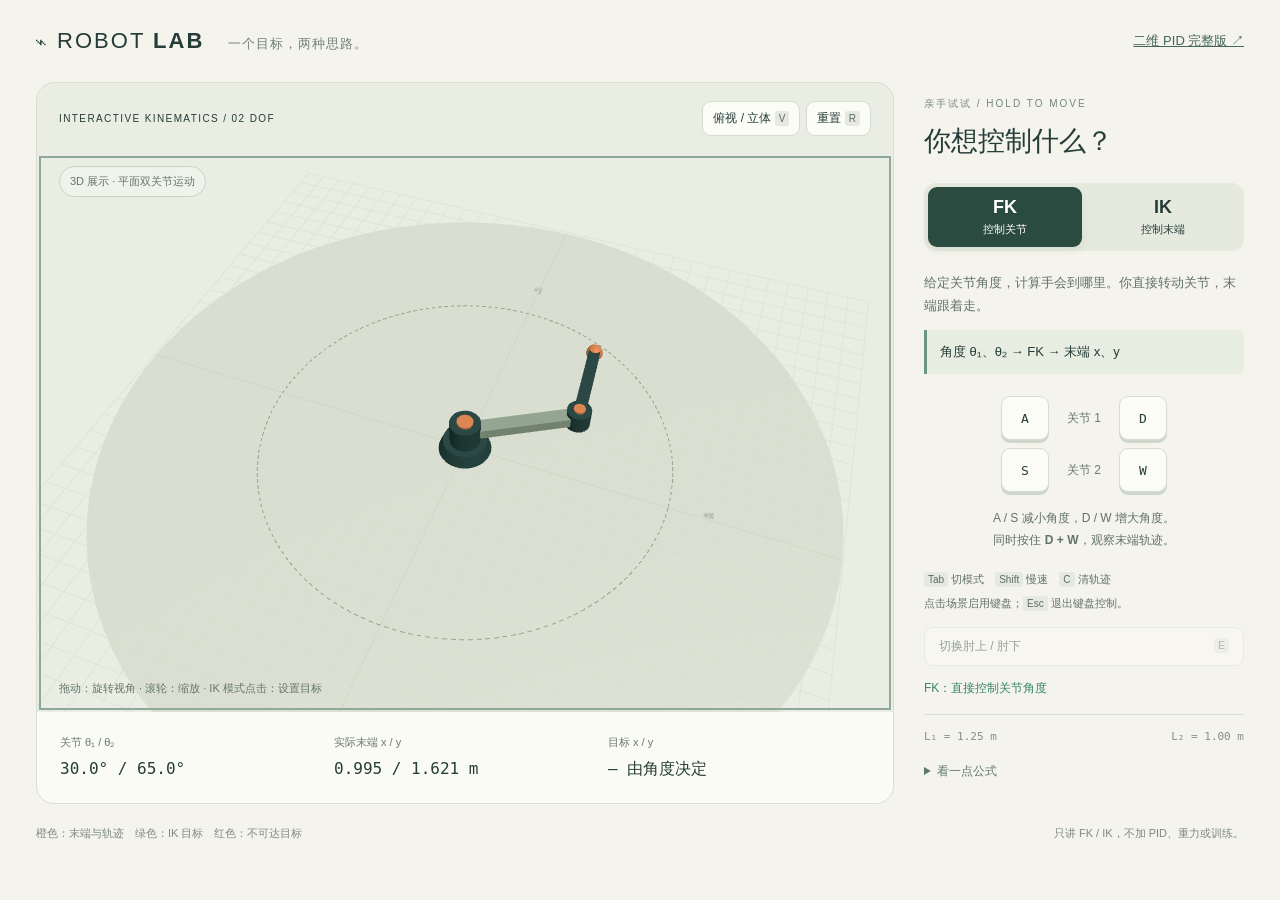
<file: index.html>
<!doctype html>
<html lang="zh-CN">
<head>
  <meta charset="utf-8"><meta name="viewport" content="width=device-width, initial-scale=1">
  <title>Robot Lab · 用双手理解 FK / IK</title>
  <link rel="stylesheet" href="lab3d.css">
  <script defer src="vendor/three.min.js"></script>
  <script defer src="math.js"></script><script defer src="lab3d.js"></script>
</head>
<body>
<header><div class="brand">⌁ ROBOT <b>LAB</b><span>一个目标，两种思路。</span></div><a href="index-2d.html">二维 PID 完整版 ↗</a></header>
<main>
  <section class="scene-card">
    <div class="scene-title"><span>INTERACTIVE KINEMATICS / 02 DOF</span><div><button id="view">俯视 / 立体 <kbd>V</kbd></button><button id="reset">重置 <kbd>R</kbd></button></div></div>
    <div id="stage" tabindex="0" role="application" aria-label="机械臂交互区域，Tab 切换模式；FK 使用 A D W S，IK 使用方向键。Escape 退出键盘操作。">
      <div id="failure" hidden></div>
      <div class="scene-help">拖动：旋转视角 · 滚轮：缩放 · IK 模式点击：设置目标</div>
      <div class="badge">3D 展示 · 平面双关节运动</div>
    </div>
    <div class="measurements">
      <div><small>关节 θ₁ / θ₂</small><strong id="angles"></strong></div>
      <div><small>实际末端 x / y</small><strong id="position"></strong></div>
      <div><small>目标 x / y</small><strong id="target"></strong></div>
    </div>
  </section>
  <aside>
    <div class="eyebrow">亲手试试 / HOLD TO MOVE</div><h1>你想控制什么？</h1>
    <div class="modes"><button id="fk" aria-pressed="true" class="active">FK <span>控制关节</span></button><button id="ik" aria-pressed="false">IK <span>控制末端</span></button></div>
    <p id="explanation"></p><div id="flow" class="flow"></div>
    <div class="keyboard">
      <div id="fk-keys">
        <div class="key-row"><button data-key="KeyA">A</button><span>关节 1</span><button data-key="KeyD">D</button></div>
        <div class="key-row"><button data-key="KeyS">S</button><span>关节 2</span><button data-key="KeyW">W</button></div>
        <p>A / S 减小角度，D / W 增大角度。<br>同时按住 <b>D + W</b>，观察末端轨迹。</p>
      </div>
      <div id="ik-keys" hidden>
        <div class="arrow-pad"><button data-key="ArrowUp">↑</button><div><button data-key="ArrowLeft">←</button><button data-key="ArrowDown">↓</button><button data-key="ArrowRight">→</button></div></div>
        <p>方向键移动目标，关节自动协同。<br>一直按 <b>→</b>，观察末端沿直线运动。</p>
      </div>
    </div>
    <p class="shortcuts"><kbd>Tab</kbd> 切模式　<kbd>Shift</kbd> 慢速　<kbd>C</kbd> 清轨迹<br>点击场景启用键盘；<kbd>Esc</kbd> 退出键盘控制。</p>
    <button id="elbow" class="full">切换肘上 / 肘下 <kbd>E</kbd></button>
    <div id="status" role="status"></div>
    <div class="numbers"><span>L₁ = 1.25 m</span><span>L₂ = 1.00 m</span></div>
    <details><summary>看一点公式</summary>
      <p>FK：<br>x = L₁cosθ₁ + L₂cos(θ₁+θ₂)<br>y = L₁sinθ₁ + L₂sin(θ₁+θ₂)</p>
      <p>IK：<br>c₂ = (x²+y²−L₁²−L₂²)/(2L₁L₂)<br>θ₂ = ±acos(c₂)<br>θ₁ = atan2(y,x) − atan2(L₂sinθ₂, L₁+L₂cosθ₂)</p>
      <p id="verify"></p>
      <p>θ₂ 相对于第一连杆；逆时针为正，内部用弧度。灰色内圈以内和外圈以外不可达。切换肘部解直接显示另一姿态，不模拟中间路径。</p>
    </details>
  </aside>
</main>
<footer><span>橙色：末端与轨迹　绿色：IK 目标　红色：不可达目标</span><span>只讲 FK / IK，不加 PID、重力或训练。</span></footer>
</body></html>
</file>
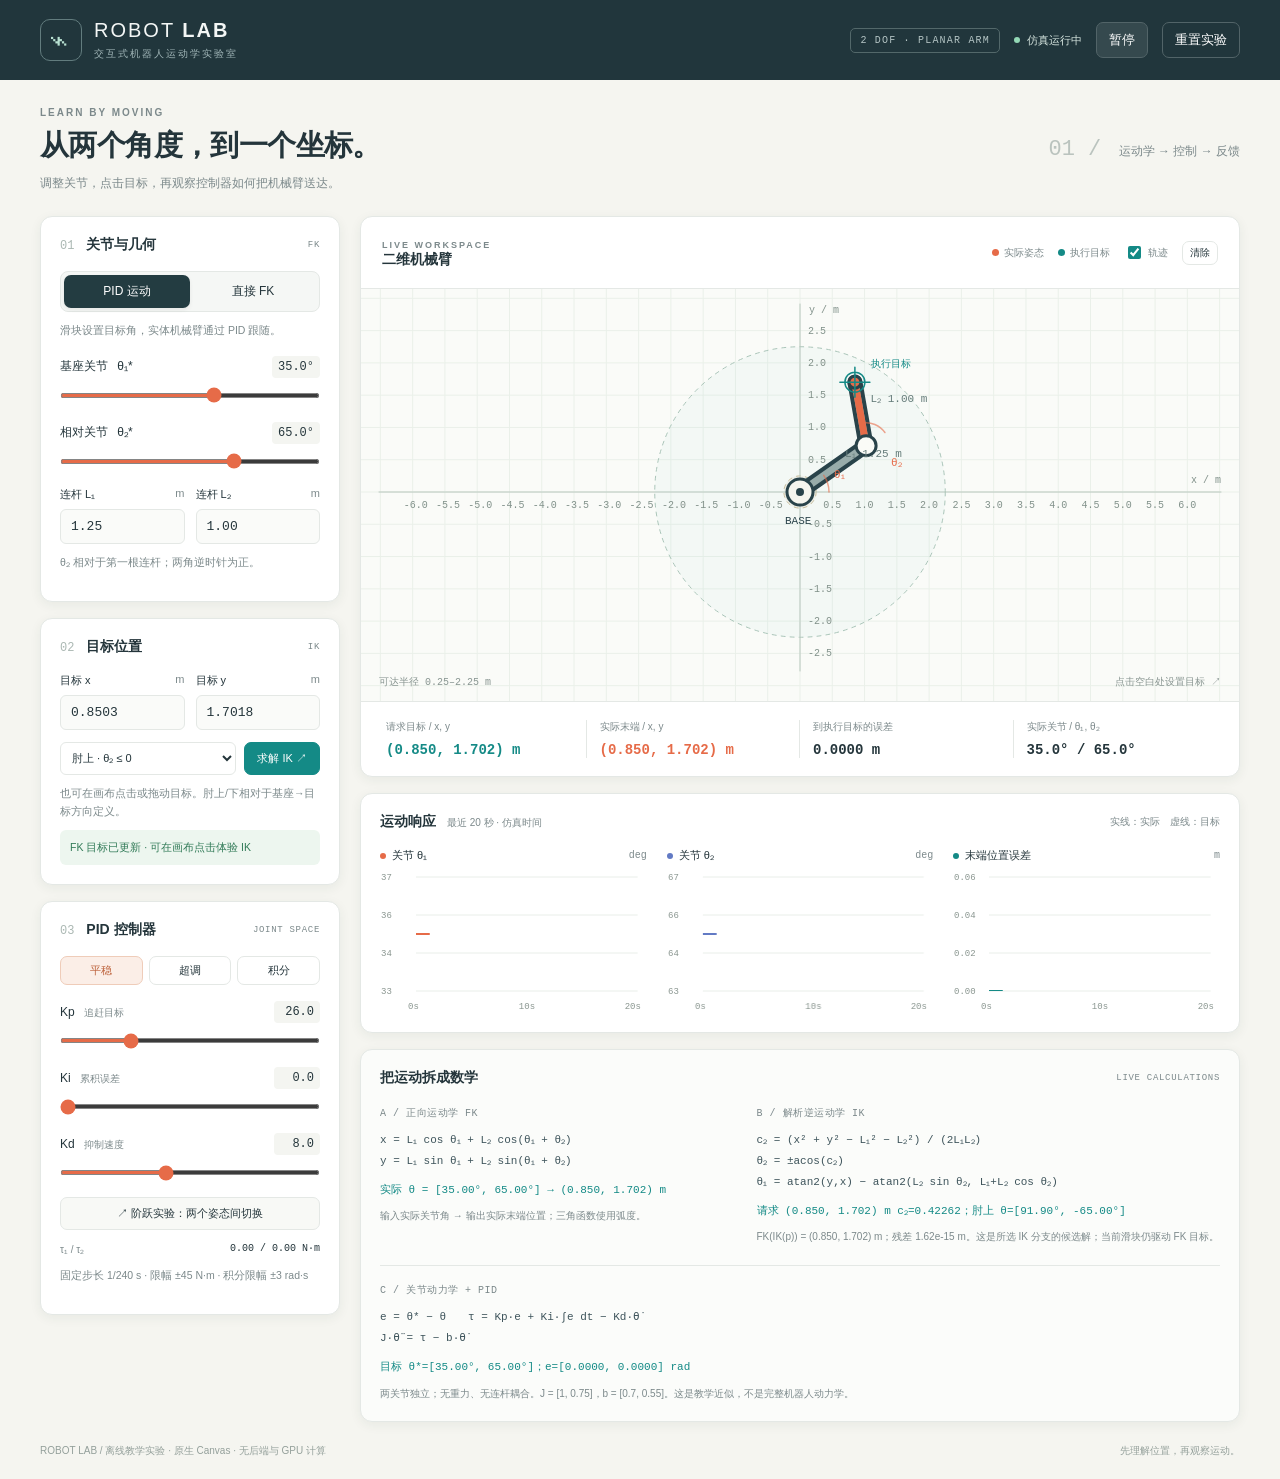
<file: index-2d.html>
<!doctype html>
<html lang="zh-CN">
<head>
  <meta charset="utf-8">
  <meta name="viewport" content="width=device-width, initial-scale=1">
  <title>Robot Lab · 二连杆运动实验室</title>
  <link rel="stylesheet" href="style.css">
  <script defer src="math.js"></script>
  <script defer src="app.js"></script>
</head>
<body>
  <header class="topbar">
    <div class="brand"><span class="brand-icon">⌁</span><div>ROBOT <b>LAB</b><small>交互式机器人运动学实验室</small></div></div>
    <div class="header-right"><span class="tag">2 DOF · PLANAR ARM</span><span class="live"><i id="live-dot"></i><span id="live-text">仿真运行中</span></span><button id="pause">暂停</button><button id="reset" class="quiet">重置实验</button></div>
  </header>
  <main>
    <section class="intro"><div><p class="eyebrow">LEARN BY MOVING</p><h1>从两个角度，到一个坐标。</h1><p>调整关节，点击目标，再观察控制器如何把机械臂送达。</p></div><div class="intro-note"><span>01 /</span> 运动学 → 控制 → 反馈</div></section>
    <div class="workspace">
      <aside class="controls">
        <section class="panel">
          <div class="section-head"><h2><span>01</span> 关节与几何</h2><span class="small-label">FK</span></div>
          <div class="segmented" role="group" aria-label="控制模式"><button id="mode-pid" class="active" aria-pressed="true">PID 运动</button><button id="mode-direct" aria-pressed="false">直接 FK</button></div>
          <p class="hint" id="mode-hint">滑块设置目标角，实体机械臂通过 PID 跟随。</p>
          <div class="slider-heading"><label for="q1">基座关节 <b>θ₁*</b></label><output id="q1-value" for="q1"></output></div><input id="q1" type="range" min="-180" max="180" value="35" step="0.1">
          <div class="slider-heading"><label for="q2">相对关节 <b>θ₂*</b></label><output id="q2-value" for="q2"></output></div><input id="q2" type="range" min="-180" max="180" value="65" step="0.1">
          <div class="two-cols length-fields"><label>连杆 L₁ <span>m</span><input id="l1" type="number" min="0.2" max="2.5" step="0.05" value="1.25"></label><label>连杆 L₂ <span>m</span><input id="l2" type="number" min="0.2" max="2.5" step="0.05" value="1.00"></label></div>
          <p class="hint">θ₂ 相对于第一根连杆；两角逆时针为正。</p>
        </section>
        <section class="panel">
          <div class="section-head"><h2><span>02</span> 目标位置</h2><span class="small-label">IK</span></div>
          <div class="two-cols"><label>目标 x <span>m</span><input id="target-x" type="number" value="1.4" step="any"></label><label>目标 y <span>m</span><input id="target-y" type="number" value="1.0" step="any"></label></div>
          <div class="target-actions"><select id="branch" aria-label="逆运动学分支"><option value="up">肘上 · θ₂ ≤ 0</option><option value="down">肘下 · θ₂ ≥ 0</option></select><button id="solve" class="primary">求解 IK ↗</button></div>
          <p class="hint">也可在画布点击或拖动目标。肘上/下相对于基座→目标方向定义。</p>
          <div id="status" class="status" role="status" aria-live="polite"></div>
        </section>
        <section class="panel">
          <div class="section-head"><h2><span>03</span> PID 控制器</h2><span class="small-label">JOINT SPACE</span></div>
          <div class="presets"><button data-preset="smooth" class="chosen">平稳</button><button data-preset="overshoot">超调</button><button data-preset="integral">积分</button></div>
          <div class="slider-heading"><label for="kp">Kp <span>追赶目标</span></label><output id="kp-value"></output></div><input id="kp" type="range" min="0" max="100" step="1" value="26">
          <div class="slider-heading"><label for="ki">Ki <span>累积误差</span></label><output id="ki-value"></output></div><input id="ki" type="range" min="0" max="20" step="0.1" value="0">
          <div class="slider-heading"><label for="kd">Kd <span>抑制速度</span></label><output id="kd-value"></output></div><input id="kd" type="range" min="0" max="20" step="0.1" value="8">
          <button id="step-test" class="wide">↗ 阶跃实验：两个姿态间切换</button>
          <div class="torque-line">τ₁ / τ₂ <strong id="torques">0.00 / 0.00 N·m</strong></div>
          <p class="hint" id="pid-note">限幅 ±45 N·m · 带积分抗饱和</p>
        </section>
      </aside>
      <div class="main-column">
        <section class="panel stage-panel">
          <div class="stage-head"><div><span class="eyebrow">LIVE WORKSPACE</span><h2>二维机械臂</h2></div><div class="legend"><span class="actual">实际姿态</span><span class="target">执行目标</span><label><input id="show-trail" type="checkbox" checked> 轨迹</label><button id="clear-trail" class="icon-button" title="清除轨迹和曲线">清除</button></div></div>
          <div class="canvas-wrap"><canvas id="arm" tabindex="0" aria-label="机械臂工作空间；可点击设置目标，也可使用左侧坐标输入"></canvas><div class="stage-caption"><span id="reach-label"></span><span id="pointer-label">点击空白处设置目标 ↗</span></div></div>
          <div class="readouts"><div><small>请求目标 / x, y</small><strong id="requested-value"></strong></div><div><small>实际末端 / x, y</small><strong id="actual-value"></strong></div><div><small>到执行目标的误差</small><strong id="error-value"></strong></div><div><small>实际关节 / θ₁, θ₂</small><strong id="actual-angles"></strong></div></div>
        </section>
        <section class="panel charts-panel"><div class="section-head"><h2>运动响应 <span class="chart-subtitle">最近 20 秒 · 仿真时间</span></h2><span class="chart-legend">实线：实际　虚线：目标</span></div><div class="charts"><div><h3><i class="dot coral"></i>关节 θ₁ <span>deg</span></h3><canvas id="chart-q1" aria-label="关节一实际角度与目标角度曲线"></canvas></div><div><h3><i class="dot blue"></i>关节 θ₂ <span>deg</span></h3><canvas id="chart-q2" aria-label="关节二实际角度与目标角度曲线"></canvas></div><div><h3><i class="dot teal"></i>末端位置误差 <span>m</span></h3><canvas id="chart-error" aria-label="到执行目标的末端距离误差曲线"></canvas></div></div></section>
        <section class="panel learning-panel"><div class="section-head"><h2>把运动拆成数学</h2><span class="small-label">LIVE CALCULATIONS</span></div><div class="math-grid">
          <article><span class="formula-index">A / 正向运动学 FK</span><p class="equation">x = L₁ cos θ₁ + L₂ cos(θ₁ + θ₂)<br>y = L₁ sin θ₁ + L₂ sin(θ₁ + θ₂)</p><p class="math-result" id="fk-result"></p><small>输入实际关节角 → 输出实际末端位置；三角函数使用弧度。</small></article>
          <article><span class="formula-index">B / 解析逆运动学 IK</span><p class="equation">c₂ = (x² + y² − L₁² − L₂²) / (2L₁L₂)<br>θ₂ = ±acos(c₂)<br>θ₁ = atan2(y,x) − atan2(L₂ sin θ₂, L₁+L₂ cos θ₂)</p><p class="math-result" id="ik-result"></p><small id="ik-verification"></small></article>
          <article><span class="formula-index">C / 关节动力学 + PID</span><p class="equation">e = θ* − θ　　τ = Kp·e + Ki·∫e dt − Kd·θ̇<br>J·θ̈ = τ − b·θ̇</p><p class="math-result" id="pid-result"></p><small>两关节独立；无重力、无连杆耦合。J = [1, 0.75]，b = [0.7, 0.55]。这是教学近似，不是完整机器人动力学。</small></article>
        </div></section>
      </div>
    </div>
    <footer><span>ROBOT LAB / 离线教学实验 · 原生 Canvas · 无后端与 GPU 计算</span><span>先理解位置，再观察运动。</span></footer>
  </main>
</body>
</html>
</file>
<file: lab3d.css>
:root{font-family:Inter,"Segoe UI","Microsoft YaHei",sans-serif;color:#253c38;background:#f4f4ec;font-synthesis:none}*{box-sizing:border-box}body{margin:0}button,a{-webkit-tap-highlight-color:transparent}button{font:inherit;cursor:pointer;border:1px solid #d5dcd2;background:#fcfcf7;color:inherit;border-radius:9px;padding:10px 14px}button:hover{background:#e7ede2}button:focus-visible,a:focus-visible{outline:3px solid #dc965c;outline-offset:3px}button:disabled{opacity:.45;cursor:default}button.pressed{background:#c4e2d4;transform:translateY(2px)}[hidden]{display:none!important}header{max-width:1600px;margin:auto;padding:28px 36px;display:flex;align-items:center;justify-content:space-between;gap:16px}.brand{font-size:22px;letter-spacing:2px}.brand span{display:inline-block;font-size:13px;letter-spacing:1px;margin-left:24px;color:#718078}a{color:#45655b;font-size:13px}main{max-width:1600px;margin:auto;padding:0 36px;display:grid;grid-template-columns:minmax(0,1fr) 320px;gap:30px}.scene-card{min-width:0;align-self:start;border:1px solid #d8ded2;border-radius:18px;background:#e9ede2;overflow:hidden}.scene-title{display:flex;align-items:center;justify-content:space-between;padding:18px 22px;gap:12px;font-size:10px;letter-spacing:1.4px}.scene-title button{font-size:12px;padding:8px 10px;letter-spacing:0}.scene-title>div{display:flex;gap:6px}#stage{height:clamp(400px,62vh,720px);position:relative;touch-action:none;outline-offset:-4px}#stage:focus-visible{outline:2px solid #8da99b}#stage canvas{display:block;width:100%;height:100%}.scene-help,.badge{position:absolute;z-index:1;pointer-events:none;font-size:11px;color:#64766b;left:22px}.scene-help{bottom:16px;right:16px}.badge{top:12px;border:1px solid #c9d3c5;background:#f2f5ecb0;padding:7px 10px;border-radius:20px}#failure{position:absolute;inset:25%;z-index:2;background:#fff;padding:24px}.measurements{display:grid;grid-template-columns:repeat(3,1fr);gap:12px;background:#fafbf5;padding:23px}.measurements small{display:block;font-size:11px;color:#6b7b70;margin-bottom:9px}.measurements strong{font-family:monospace;font-size:16px;font-weight:500;font-variant-numeric:tabular-nums}aside{padding:15px 0}.eyebrow{font-size:10px;letter-spacing:2px;color:#75877b}h1{font-size:27px;font-weight:600;margin:12px 0 24px}.modes{display:flex;background:#e6eade;padding:4px;border-radius:12px;gap:4px}.modes button{flex:1;border:0;background:transparent;font-size:18px;font-weight:600}.modes button span{display:block;font-size:11px;font-weight:400;margin-top:4px}.modes button.active{background:#2b4b40;color:#fff;box-shadow:0 3px 8px #253c3815}p{font-size:13px;line-height:1.8;color:#627268}#explanation{min-height:47px;margin:20px 0 12px}.flow{font-size:13px;background:#e8ede2;padding:13px;border-left:3px solid #6d9584;border-radius:0 6px 6px 0}.keyboard{margin-top:22px;text-align:center}.key-row{display:flex;gap:18px;align-items:center;justify-content:center;margin:8px}.key-row span{font-size:12px;color:#687a6e}.keyboard button{width:48px;height:44px;font-family:monospace;box-shadow:0 3px 0 #cfd7ca;padding:6px;touch-action:none}.arrow-pad>button{margin-bottom:7px}.arrow-pad>div{display:flex;gap:7px;justify-content:center}.keyboard p{font-size:12px;margin:16px 0}.shortcuts{font-size:11px;line-height:2.2}kbd{font-family:inherit;font-size:10px;background:#e5e9df;border-radius:3px;padding:2px 4px;color:#5c6e60}.full{width:100%;font-size:12px;display:flex;justify-content:space-between}#status{margin:14px 0;min-height:20px;font-size:12px;color:#39836a}#status.error{color:#bd5141}.numbers{display:flex;justify-content:space-between;font:11px monospace;color:#859084;border-top:1px solid #d9dfd3;padding-top:15px}details{margin-top:20px;font-size:12px}summary{cursor:pointer;color:#607a68}details p{font-size:12px;overflow-wrap:anywhere}footer{max-width:1600px;margin:auto;padding:22px 36px;display:flex;justify-content:space-between;gap:12px;color:#7e897c;font-size:11px;flex-wrap:wrap}@media(max-width:1000px){main{grid-template-columns:minmax(0,1fr) 285px;gap:20px;padding:0 20px}header{padding:24px 20px}.brand span{display:none}.scene-title{flex-wrap:wrap}.measurements{padding:18px 12px;gap:5px}.measurements strong{font-size:13px}}@media(max-width:760px){main{grid-template-columns:1fr}aside{max-width:480px;width:100%;margin:auto}#stage{height:420px}header{padding:20px}.brand{font-size:17px}.measurements strong{font-size:12px}footer{padding:20px}.scene-help{font-size:10px}.scene-title{padding:14px}.scene-title>span{font-size:9px}}
</file>
<file: style.css>
:root{--paper:#f5f5f0;--panel:#fff;--ink:#24353b;--muted:#7c898b;--line:#e4e8e5;--accent:#e66b48;--teal:#148a86;--blue:#627ac4;--mono:ui-monospace,SFMono-Regular,Consolas,monospace}
*{box-sizing:border-box}body{margin:0;background:var(--paper);color:var(--ink);font-family:Inter,-apple-system,BlinkMacSystemFont,"Segoe UI","Microsoft YaHei",sans-serif;font-size:13px}button,input,select{font:inherit}button{cursor:pointer;border:1px solid var(--line);border-radius:7px;background:white;color:var(--ink);padding:8px 12px;transition:background .15s,border-color .15s}button:hover{background:#f1f5f3;border-color:#becbc5}button:focus-visible,input:focus-visible,select:focus-visible,canvas:focus-visible{outline:3px solid #4cb3ab;outline-offset:3px}button:disabled{opacity:.5;cursor:default}.topbar{background:#21363c;color:#f3f6f5;height:80px;display:flex;align-items:center;justify-content:space-between;padding:0 40px}.brand{display:flex;align-items:center;gap:12px;font-size:20px;font-weight:400;letter-spacing:2px}.brand b{font-weight:800}.brand small{display:block;font-size:10px;letter-spacing:2px;color:#a0b5b7;margin-top:5px}.brand-icon{border:1px solid #627c7e;color:#b7e0d1;border-radius:10px;font-size:35px;width:42px;height:42px;text-align:center;line-height:36px}.header-right{display:flex;align-items:center;gap:14px}.tag{font:10px var(--mono);letter-spacing:1.2px;color:#b5c5c5;border:1px solid #53686a;border-radius:5px;padding:6px 9px}.live{display:flex;align-items:center;gap:7px;font-size:11px;color:#d6e5df}.live i{width:6px;height:6px;background:#93d8b6;border-radius:50%}.topbar button{background:#35494e;border-color:#526468;color:white}.topbar button.quiet{background:transparent}main{max-width:1640px;margin:auto;padding:27px 40px 16px}.intro{display:flex;align-items:center;justify-content:space-between;margin-bottom:24px}.eyebrow{font-size:10px;letter-spacing:2px;font-weight:700;color:var(--muted);margin:0 0 8px}h1{font-size:29px;letter-spacing:-.6px;margin:5px 0 9px;font-weight:650}.intro p:not(.eyebrow){color:var(--muted);margin:0;font-size:12px}.intro-note{font-size:12px;color:var(--muted)}.intro-note span{font:22px var(--mono);color:#bac3be;margin-right:14px}.workspace{display:grid;grid-template-columns:300px minmax(0,1fr);gap:20px;align-items:start}.controls,.main-column{display:flex;flex-direction:column;gap:16px}.panel{border:1px solid var(--line);border-radius:12px;background:var(--panel);padding:19px;box-shadow:0 3px 12px #203c3010}.section-head{display:flex;align-items:center;justify-content:space-between;gap:6px;margin-bottom:17px}h2{font-size:14px;margin:0;font-weight:650}.section-head h2>span:not(.chart-subtitle){color:#abb8b3;font:12px var(--mono);margin-right:8px}.small-label{font:9px var(--mono);letter-spacing:.7px;color:var(--muted)}.segmented{display:flex;border:1px solid var(--line);border-radius:8px;padding:3px;background:#f5f7f5}.segmented button{width:50%;border:0;background:transparent;font-size:12px}.segmented button.active{background:#233c41;color:white;box-shadow:0 2px 4px #0001}.hint{font-size:10.5px;color:var(--muted);line-height:1.7;margin:10px 0}.slider-heading{display:flex;justify-content:space-between;align-items:center;margin-top:16px}.slider-heading label{font-size:12px}.slider-heading label span{font-size:10px;color:var(--muted);margin-left:6px}.slider-heading b{font-weight:500;margin-left:6px}.slider-heading output{font:12px var(--mono);background:#f4f5f1;border-radius:4px;padding:4px 6px;min-width:46px;text-align:right}input[type=range]{width:100%;height:5px;accent-color:var(--accent);margin:15px 0 8px;cursor:pointer}input[type=checkbox]{accent-color:var(--teal)}.two-cols{display:grid;grid-template-columns:1fr 1fr;gap:11px}.two-cols label{font-size:11px}.two-cols label>span{color:var(--muted);float:right}.two-cols input{display:block;width:100%;margin-top:7px;padding:9px 10px;border:1px solid var(--line);border-radius:6px;background:#fafbf9;font:13px var(--mono);color:var(--ink)}.length-fields{margin-top:15px}.target-actions{display:flex;gap:8px;margin-top:12px}.target-actions select{min-width:0;flex:1;font-size:11px;background:white;border:1px solid var(--line);border-radius:6px;color:var(--ink);padding:7px}.primary{background:var(--teal);border-color:var(--teal);color:white;font-size:11px}.primary:hover{background:#137a77;border-color:#137a77}.status{padding:9px 10px;background:#edf6ef;color:#327b58;font-size:10.5px;line-height:1.6;border-radius:6px;min-height:35px}.status.bad{background:#fff0eb;color:#b64d32}.status.warning{background:#fff7e7;color:#997627}.presets{display:flex;gap:6px}.presets button{flex:1;font-size:11px;padding:6px}.presets button.chosen{background:#fbeee7;border-color:#efccb9;color:#bc6039}.wide{width:100%;margin-top:14px;font-size:11px;background:#f8f9f6}.torque-line{display:flex;justify-content:space-between;color:var(--muted);font-size:10px;margin-top:13px}.torque-line strong{font:10px var(--mono);color:var(--ink)}.stage-panel{padding:0;overflow:hidden}.stage-head{padding:19px 21px;display:flex;justify-content:space-between;align-items:center;gap:15px}.stage-head .eyebrow{font-size:9px;margin:0 0 5px}.legend{display:flex;align-items:center;gap:14px;font-size:10px;color:var(--muted)}.legend span:before{content:"";display:inline-block;width:7px;height:7px;border-radius:50%;margin-right:5px}.legend .actual:before{background:var(--accent)}.legend .target:before{background:var(--teal)}.legend label{display:flex;align-items:center;gap:4px}.icon-button{font-size:10px;padding:4px 7px}.canvas-wrap{height:414px;position:relative;background:#fafbf8;border-top:1px solid var(--line);border-bottom:1px solid var(--line)}#arm{width:100%;height:100%;display:block;touch-action:none;cursor:crosshair}.stage-caption{position:absolute;bottom:12px;left:18px;right:18px;display:flex;justify-content:space-between;pointer-events:none;font:10px var(--mono);color:#889591}.readouts{display:grid;grid-template-columns:repeat(4,1fr);padding:18px 12px}.readouts>div{padding:0 13px;border-right:1px solid var(--line)}.readouts>div:last-child{border:0}.readouts small{display:block;font-size:10px;color:var(--muted);margin-bottom:8px}.readouts strong{display:block;font:14px var(--mono);font-weight:600;white-space:nowrap}.readouts>div:nth-child(1) strong{color:var(--teal)}.readouts>div:nth-child(2) strong{color:var(--accent)}.chart-subtitle{font-size:10px;color:var(--muted);font-weight:400;margin-left:7px}.chart-legend{font-size:10px;color:var(--muted)}.charts{display:grid;grid-template-columns:repeat(3,minmax(0,1fr));gap:20px}.charts h3{font-size:11px;margin:0 0 5px;font-weight:500;display:flex;align-items:center;gap:6px}.charts h3 span{margin-left:auto;font:10px var(--mono);color:var(--muted)}.dot{display:inline-block;width:6px;height:6px;border-radius:50%}.coral{background:var(--accent)}.blue{background:var(--blue)}.teal{background:var(--teal)}.charts canvas{width:100%;height:145px;display:block}.math-grid{display:grid;grid-template-columns:1fr 1.3fr;gap:20px}.math-grid article{min-width:0}.math-grid article:last-child{grid-column:1/-1;border-top:1px solid var(--line);padding-top:15px}.formula-index{font:10px var(--mono);letter-spacing:.5px;color:var(--muted)}.equation{font-family:var(--mono);font-size:11px;line-height:1.9;overflow-wrap:anywhere;margin:10px 0;color:#3e545b}.math-result{font:11px var(--mono);line-height:1.6;color:var(--teal);margin:8px 0}.math-grid small{display:block;color:var(--muted);font-size:10px;line-height:1.7}.learning-panel{background:#fbfcfa}footer{display:flex;justify-content:space-between;color:#94a09b;font-size:10px;padding:22px 0 5px;gap:12px}input:invalid{border-color:#cf6d4c}
@media(min-width:1450px){.canvas-wrap{height:450px}.workspace{grid-template-columns:320px minmax(0,1fr)}.math-grid{grid-template-columns:1fr 1.15fr 1.15fr}.math-grid article:last-child{grid-column:auto;border-top:0;border-left:1px solid var(--line);padding:0 0 0 18px}}
@media(max-width:1080px){main{padding:22px}.topbar{padding:0 22px}.workspace{grid-template-columns:270px minmax(0,1fr)}.readouts{grid-template-columns:1fr 1fr;row-gap:17px}.readouts>div:nth-child(2){border:0}.legend{gap:7px}.tag,.intro-note{display:none}.charts{gap:10px}.chart-legend{font-size:9px}.chart-subtitle{display:none}.math-grid{grid-template-columns:1fr}.math-grid article:last-child{grid-column:auto}}
@media(max-width:760px){.topbar{height:auto;padding:16px;align-items:flex-start;gap:15px}.brand{font-size:16px}.brand small{font-size:8px;letter-spacing:1px}.header-right{flex-wrap:wrap;justify-content:flex-end;gap:7px}.header-right .live{width:100%;justify-content:flex-end}.topbar button{padding:6px 9px;font-size:10px}.brand-icon{display:none}main{padding:20px 14px}h1{font-size:24px}.workspace{display:flex;flex-direction:column}.controls{width:100%;display:grid;grid-template-columns:1fr 1fr;gap:12px}.controls .panel:last-child{grid-column:1/-1}.main-column{width:100%}.panel{padding:16px}.stage-panel{padding:0}.stage-head{padding:14px;flex-wrap:wrap}.canvas-wrap{height:370px}.charts{grid-template-columns:1fr}.charts canvas{height:130px}.intro{margin-bottom:18px}footer{flex-direction:column;font-size:9px}}
@media(max-width:430px){.controls{grid-template-columns:1fr}.controls .panel:last-child{grid-column:auto}.legend{font-size:9px}.readouts strong{font-size:13px}.canvas-wrap{height:340px}.stage-caption{font-size:8px}.chart-legend{font-size:9px}}
</file>
